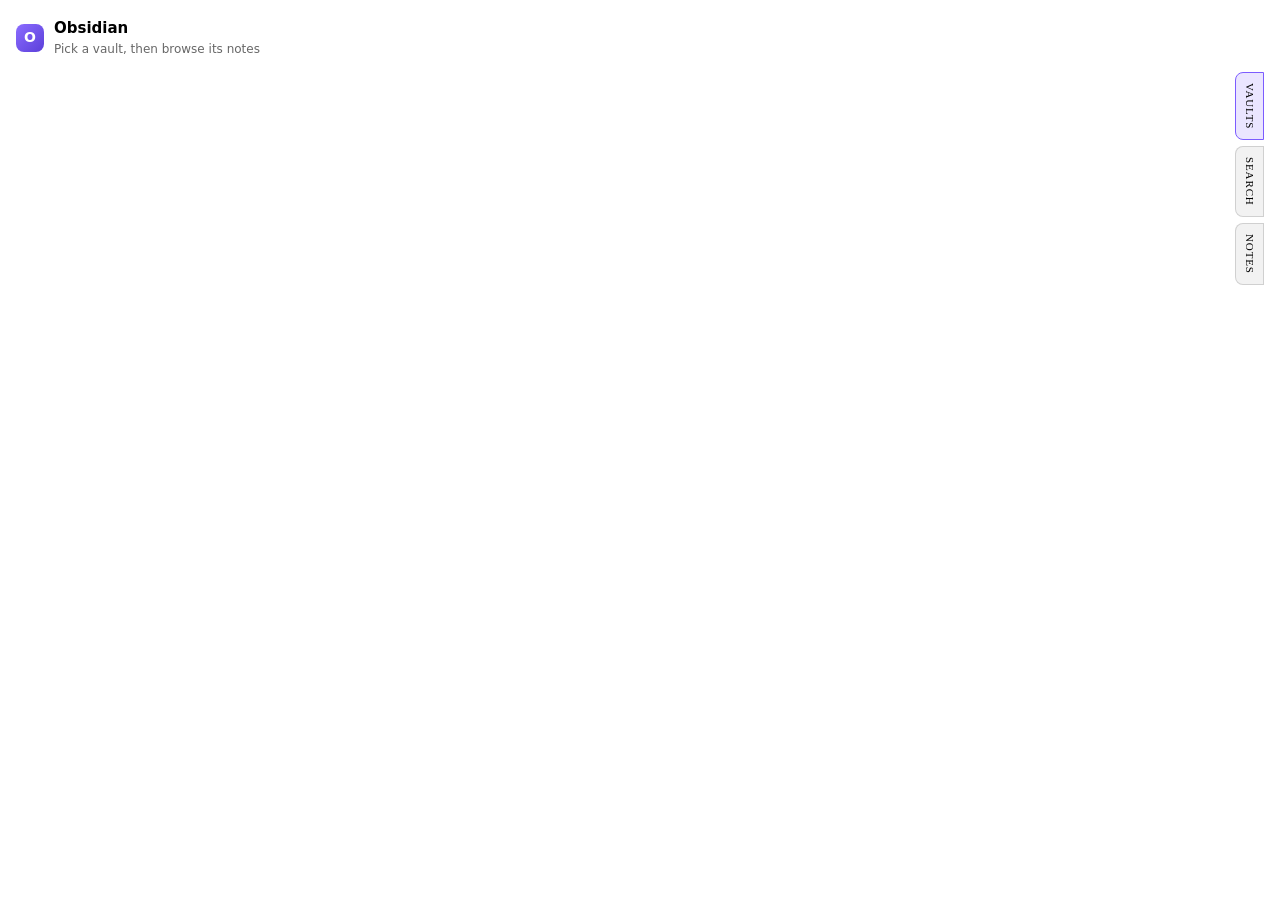
<file: panel/index.html>
<!DOCTYPE html>
<html lang="en">
<head>
  <meta charset="UTF-8">
  <meta name="viewport" content="width=device-width, initial-scale=1.0">
  <title>Obsidian for Orca</title>
  <link rel="stylesheet" href="style.css">
</head>
<body>
  <main class="shell">
    <header class="header">
      <div class="logo" aria-hidden="true">O</div>
      <div>
        <h1>Obsidian</h1>
        <p class="subtitle" data-i18n="subtitle">Pick a vault, then browse its notes</p>
        <p id="obsidian-status" class="obs-status" hidden></p>
      </div>
    </header>

    <div class="stage">
      <div class="graph-bg">
        <svg id="graph" class="graph" viewBox="0 0 320 320" role="img" aria-label="Note graph"></svg>
      </div>

    <div class="binder collapsed">
      <nav class="binder-tabs" role="tablist" aria-label="Sections">
        <button type="button" role="tab" class="binder-tab" data-tab="vaults" aria-selected="true">Vaults</button>
        <button type="button" role="tab" class="binder-tab" data-tab="search" aria-selected="false">Search</button>
        <button type="button" role="tab" class="binder-tab" data-tab="notes" aria-selected="false">Notes</button>
      </nav>

      <div class="binder-body">
        <section id="tab-vaults" class="pane vaults-pane" role="tabpanel">
          <ul id="vault-list" class="vault-list"></ul>
          <button id="pick-folder" type="button" class="pick-folder" data-i18n="pick_folder">Pick a folder…</button>
        </section>

        <section id="tab-search" class="notes-tab" role="tabpanel" hidden>
          <section class="pane search-pane" aria-labelledby="search-title">
            <h2 id="search-title" class="pane-title">Search</h2>
              <input id="search-input" type="search" class="search-input" autocomplete="off" data-i18n-placeholder="search_placeholder" data-i18n-aria="search_placeholder" placeholder="Search notes..." aria-label="Search notes...">
              <ul id="search-results" class="tree"></ul>
            </section>
        </section>

        <section id="tab-notes" class="notes-tab" role="tabpanel" hidden>
          <section id="notes" class="pane notes-pane" hidden>
            <h2 id="notes-title" class="pane-title">Notes</h2>
            <p id="notes-path" class="notes-path"></p>
            <ul id="tree" class="tree"></ul>
          </section>
        </section>
      </div>
    </div>
    </div>

    <section id="viewer" class="pane details-pane" aria-labelledby="details-title" hidden>
      <div class="details-head">
        <h2 id="details-title" class="pane-title">MD</h2>
        <button id="viewer-edit" type="button" class="viewer-edit" data-i18n-title="edit_note" data-i18n-aria="edit_note" title="Edit in Orca" aria-label="Edit in Orca"><svg viewBox="0 0 24 24" aria-hidden="true" focusable="false"><path d="M21.174 6.812a1 1 0 0 0-3.986-3.987L3.842 16.174a2 2 0 0 0-.5.83l-1.321 4.352a.5.5 0 0 0 .623.622l4.353-1.32a2 2 0 0 0 .83-.497z"/><path d="m15 5 4 4"/></svg></button>
      </div>
      <p id="viewer-title" class="viewer-title"></p>
      <article id="viewer-body" class="viewer-body"></article>
    </section>

    <p id="status" class="status" role="status"></p>
  </main>
  <div id="ctx" class="ctx" role="menu" hidden>
    <button type="button" role="menuitem" data-kind="folder" data-i18n="new_folder">New folder</button>
    <button type="button" role="menuitem" data-kind="note" data-i18n="new_note">New note (.md)</button>
  </div>
  <div id="help" class="help" role="dialog" aria-modal="true" aria-labelledby="help-title" hidden>
    <div class="help-card">
      <div class="help-head">
        <h2 id="help-title" class="help-title" data-i18n="help_title">Help</h2>
        <button id="help-close" type="button" class="viewer-close" data-i18n-title="close" data-i18n-aria="close" title="Close" aria-label="Close">×</button>
      </div>
      <ul class="help-list">
        <li data-i18n="help_vault"></li>
        <li data-i18n="help_notes"></li>
        <li data-i18n="help_context"></li>
      </ul>
      <p class="help-keys" data-i18n="help_keys"></p>
    </div>
  </div>
  <script type="module" src="../src/panel.ts"></script>
</body>
</html>
</file>
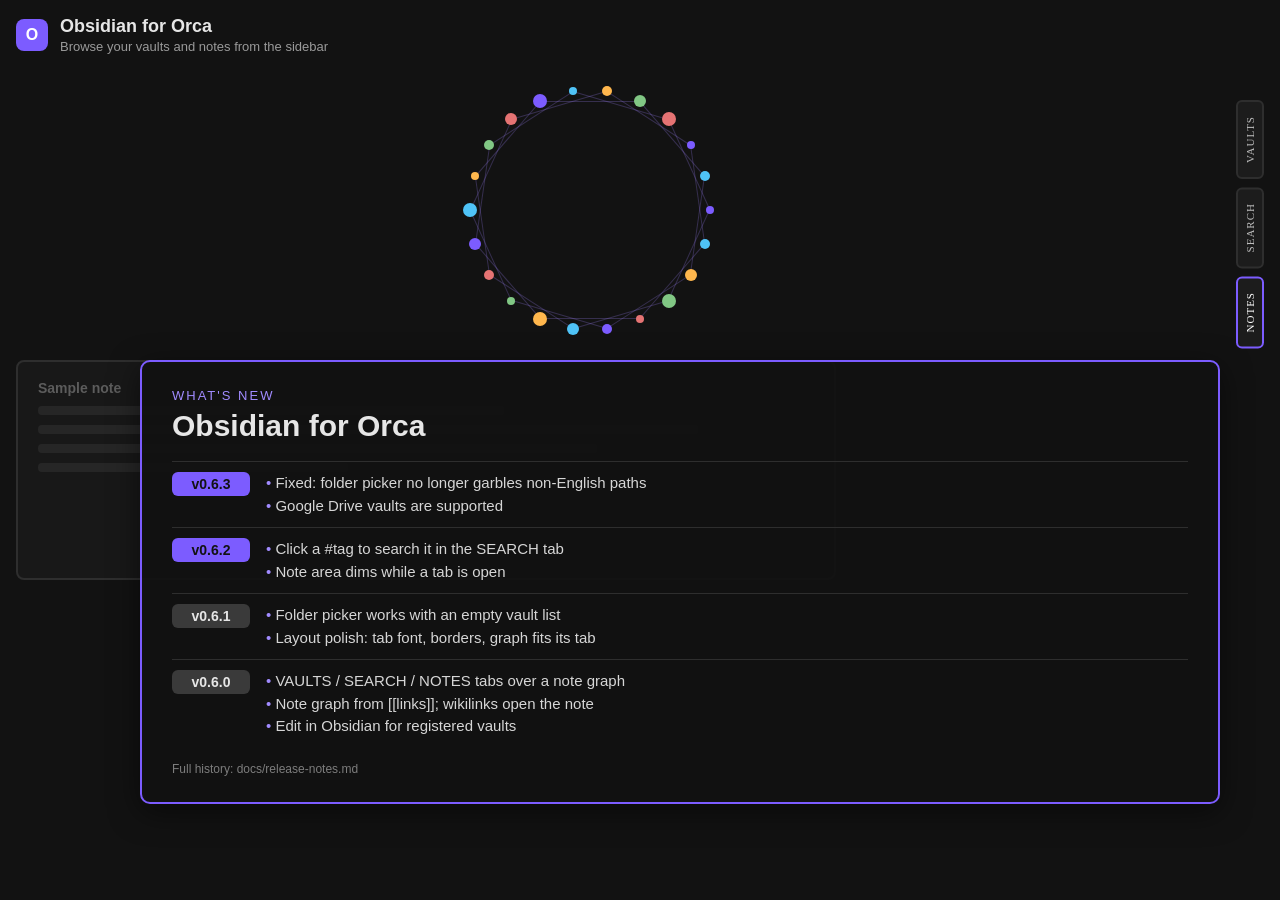
<file: docs/store/source/screenshot-4.html>
<!DOCTYPE html>
<html lang="en">
<head>
<meta charset="utf-8">
<style>
  * { box-sizing: border-box; margin: 0; padding: 0; }
  body { width: 1280px; height: 900px; background: #121212; font-family: "Segoe UI", "Malgun Gothic", sans-serif; color: #e6e6e6; position: relative; overflow: hidden; }
  .graph { position: absolute; left: 440px; top: 60px; width: 300px; height: 300px; }
  .node { position: absolute; border-radius: 50%; }
  .edge { position: absolute; height: 1px; background: rgba(160, 130, 255, 0.25); transform-origin: 0 0; }
  .header { position: absolute; left: 16px; top: 16px; display: flex; gap: 12px; align-items: center; }
  .logo { width: 32px; height: 32px; border-radius: 8px; background: #7c5cff; color: #fff; font-weight: 700; display: flex; align-items: center; justify-content: center; }
  .header h1 { font-size: 18px; }
  .header p { font-size: 13px; color: #9a9a9a; margin-top: 2px; }
  .tabs { position: absolute; right: 16px; top: 100px; display: flex; flex-direction: column; gap: 8px; }
  .tab { writing-mode: vertical-rl; transform: rotate(180deg); padding: 14px 6px; border: 2px solid #2e2e2e; border-radius: 6px; background: #1c1c1c; color: #bdbdbd; font-family: "Times New Roman", serif; font-size: 11px; letter-spacing: 1px; }
  .tab.active { border-color: #7c5cff; color: #fff; }
  .notes { position: absolute; left: 16px; top: 360px; width: 820px; height: 220px; border: 2px solid #2e2e2e; border-radius: 8px; background: #181818; padding: 18px 20px; color: #5c5c5c; }
  .notes .t { font-size: 14px; font-weight: 600; margin-bottom: 10px; }
  .notes .l { height: 9px; background: #262626; border-radius: 4px; margin: 10px 0; }
  .card { position: absolute; right: 60px; top: 360px; width: 1080px; }
  .panel { width: 1080px; background: rgba(18, 18, 18, 0.94); border: 2px solid #7c5cff; border-radius: 10px; padding: 26px 30px; box-shadow: 0 8px 30px rgba(0,0,0,0.5); }
  .kicker { font-size: 13px; letter-spacing: 2px; color: #a18bff; text-transform: uppercase; }
  .title { font-size: 30px; font-weight: 700; margin: 6px 0 18px; }
  .ver { display: flex; gap: 16px; padding: 10px 0; border-top: 1px solid #2e2e2e; }
  .ver:first-of-type { border-top: 0; }
  .badge { min-width: 78px; font-size: 14px; font-weight: 700; color: #121212; background: #7c5cff; border-radius: 6px; text-align: center; padding: 4px 0; height: fit-content; }
  .badge.old { background: #3a3a3a; color: #e6e6e6; }
  .ver ul { list-style: none; font-size: 15px; line-height: 1.5; color: #d6d6d6; }
  .ver li::before { content: "• "; color: #a18bff; }
  .foot { margin-top: 14px; font-size: 12px; color: #7d7d7d; }
</style>
</head>
<body>
  <!-- decorative graph background -->
  <div class="graph" id="graph"></div>

  <div class="header">
    <div class="logo">O</div>
    <div>
      <h1>Obsidian for Orca</h1>
      <p>Browse your vaults and notes from the sidebar</p>
    </div>
  </div>

  <div class="tabs">
    <div class="tab">VAULTS</div>
    <div class="tab">SEARCH</div>
    <div class="tab active">NOTES</div>
  </div>

  <div class="notes">
    <div class="t">Sample note</div>
    <div class="l" style="width: 60%"></div>
    <div class="l" style="width: 85%"></div>
    <div class="l" style="width: 72%"></div>
    <div class="l" style="width: 40%"></div>
  </div>

  <div class="card">
    <div class="panel">
      <div class="kicker">What's new</div>
      <div class="title">Obsidian for Orca</div>

      <div class="ver">
        <div class="badge">v0.6.3</div>
        <ul>
          <li>Fixed: folder picker no longer garbles non-English paths</li>
          <li>Google Drive vaults are supported</li>
        </ul>
      </div>

      <div class="ver">
        <div class="badge">v0.6.2</div>
        <ul>
          <li>Click a #tag to search it in the SEARCH tab</li>
          <li>Note area dims while a tab is open</li>
        </ul>
      </div>

      <div class="ver">
        <div class="badge old">v0.6.1</div>
        <ul>
          <li>Folder picker works with an empty vault list</li>
          <li>Layout polish: tab font, borders, graph fits its tab</li>
        </ul>
      </div>

      <div class="ver">
        <div class="badge old">v0.6.0</div>
        <ul>
          <li>VAULTS / SEARCH / NOTES tabs over a note graph</li>
          <li>Note graph from [[links]]; wikilinks open the note</li>
          <li>Edit in Obsidian for registered vaults</li>
        </ul>
      </div>

      <div class="foot">Full history: docs/release-notes.md</div>
    </div>
  </div>

  <script>
    // Decorative ring of nodes and links (no real note data).
    const g = document.getElementById('graph');
    const cx = 150, cy = 150, r = 120, n = 22;
    const colors = ['#7c5cff', '#4fc3f7', '#ffb74d', '#81c784', '#e57373'];
    const pts = [];
    for (let i = 0; i < n; i++) {
      const a = (i / n) * Math.PI * 2;
      pts.push([cx + r * Math.cos(a), cy + r * Math.sin(a)]);
    }
    pts.forEach(([x1, y1], i) => {
      const [x2, y2] = pts[(i + 3) % n];
      const len = Math.hypot(x2 - x1, y2 - y1);
      const ang = Math.atan2(y2 - y1, x2 - x1) * 180 / Math.PI;
      const e = document.createElement('div');
      e.className = 'edge';
      e.style.left = x1 + 'px'; e.style.top = y1 + 'px';
      e.style.width = len + 'px'; e.style.transform = 'rotate(' + ang + 'deg)';
      g.appendChild(e);
    });
    pts.forEach(([x, y], i) => {
      const d = document.createElement('div');
      d.className = 'node';
      const s = 8 + (i % 4) * 2;
      d.style.width = d.style.height = s + 'px';
      d.style.left = (x - s / 2) + 'px'; d.style.top = (y - s / 2) + 'px';
      d.style.background = colors[i % colors.length];
      g.appendChild(d);
    });
  </script>
</body>
</html>
</file>
<file: panel/style.css>
:root {
  /* 접기·펼치기 아이콘: Lucide square-chevron-right / square-chevron-down */
  --icon-closed: url("data:image/svg+xml,%3Csvg xmlns='http://www.w3.org/2000/svg' viewBox='0 0 24 24' fill='none' stroke='black' stroke-width='2' stroke-linecap='round' stroke-linejoin='round'%3E%3Crect width='18' height='18' x='3' y='3' rx='2'/%3E%3Cpath d='m10 8 4 4-4 4'/%3E%3C/svg%3E");
  --icon-open: url("data:image/svg+xml,%3Csvg xmlns='http://www.w3.org/2000/svg' viewBox='0 0 24 24' fill='none' stroke='black' stroke-width='2' stroke-linecap='round' stroke-linejoin='round'%3E%3Crect width='18' height='18' x='3' y='3' rx='2'/%3E%3Cpath d='m8 10 4 4 4-4'/%3E%3C/svg%3E");
  color-scheme: light dark;
  font-family: system-ui, -apple-system, 'Segoe UI', sans-serif;
  --accent: #7c5cff;
  --accent-soft: color-mix(in srgb, #7c5cff 16%, transparent);
  --surface: color-mix(in srgb, CanvasText 5%, Canvas);
  --surface-hover: color-mix(in srgb, CanvasText 9%, Canvas);
  --border: color-mix(in srgb, CanvasText 14%, transparent);
  --muted: color-mix(in srgb, CanvasText 60%, transparent);
  --radius: 10px;
}

* {
  box-sizing: border-box;
}

/* .pane 의 display 가 hidden 을 덮지 않도록 */
[hidden] {
  display: none !important;
}

body {
  margin: 0;
  background: Canvas;
  color: CanvasText;
  font-size: 13px;
  line-height: 1.4;
}

.shell {
  padding: 18px 16px;
  display: flex;
  flex-direction: column;
  gap: 14px;
}

.header {
  display: flex;
  align-items: center;
  gap: 10px;
}

.logo {
  width: 28px;
  height: 28px;
  border-radius: 8px;
  background: linear-gradient(135deg, #8b6cff, #5b3fd9);
  display: grid;
  place-items: center;
  color: #fff;
  font-weight: 700;
  font-size: 14px;
}

h1 {
  font-size: 15px;
  font-weight: 650;
  margin: 0;
}

.subtitle {
  margin: 2px 0 0;
  color: var(--muted);
  font-size: 12px;
}

.vault-list {
  list-style: none;
  margin: 0;
  padding: 0;
  display: flex;
  flex-direction: column;
  gap: 6px;
}

.vault-list li {
  display: flex;
  gap: 6px;
  align-items: stretch;
}

button {
  font: inherit;
  color: inherit;
  border: 1px solid var(--border);
  background: var(--surface);
  border-radius: 8px;
  padding: 7px 10px;
  cursor: pointer;
  transition: background 0.15s, border-color 0.15s, transform 0.05s;
}

button:hover {
  background: var(--surface-hover);
}

button:active {
  transform: translateY(1px);
}

button:focus-visible,
input:focus-visible {
  outline: 2px solid var(--accent);
  outline-offset: 2px;
}

.pick {
  flex: 1;
  min-width: 0;
  text-align: left;
  display: flex;
  align-items: center;
  gap: 8px;
  overflow: hidden;
  white-space: nowrap;
  text-overflow: ellipsis;
}

.pick::before {
  content: '';
  width: 10px;
  height: 10px;
  border-radius: 3px;
  border: 2px solid var(--dot, var(--muted));
  flex: none;
}

.pick[aria-pressed='true'] {
  background: var(--accent-soft);
  border-color: var(--accent);
  font-weight: 600;
}

.pick[aria-pressed='true']::before {
  background: var(--dot, var(--accent));
}

.pick[aria-pressed='true'] {
  border-color: transparent;
  background: color-mix(in srgb, var(--dot, #7c5cff) 18%, transparent);
}

.remove {
  color: #f59e0b;
}

.remove:hover {
  color: #ef6f8a;
  border-color: color-mix(in srgb, #ef6f8a 45%, transparent);
}






.status {
  margin: 0;
  min-height: 1em;
  color: var(--muted);
  font-size: 12px;
}

.tree {
  list-style: none;
  margin: 0;
  padding: 0;
  display: flex;
  flex-direction: column;
  gap: 2px;
}

.tree ul {
  list-style: none;
  margin: 0;
  padding: 0 0 0 16px;
  display: flex;
  flex-direction: column;
  gap: 2px;
}

/* 탐색기 스타일 행: 화살표, 아이콘, 이름이 한 줄에 놓인다. */
.node {
  width: 100%;
  border: none;
  background: transparent;
  text-align: left;
  padding: 4px 6px;
  border-radius: 4px;
  display: flex;
  align-items: center;
  gap: 5px;
  white-space: nowrap;
  min-width: 0;
}

.node .label {
  overflow: hidden;
  text-overflow: ellipsis;
  min-width: 0;
}

.node svg {
  width: 16px;
  height: 16px;
  flex: none;
  fill: none;
  stroke: currentColor;
  stroke-width: 2;
  stroke-linecap: round;
  stroke-linejoin: round;
}

.node .chev,
.node .chev-spacer {
  width: 14px;
  height: 14px;
  flex: none;
  color: var(--muted);
}

.node .chev {
  background: currentColor;
  -webkit-mask: var(--icon-closed) center / contain no-repeat;
  mask: var(--icon-closed) center / contain no-repeat;
}

.node .chev-spacer {
  display: inline-block;
}

.folder[aria-expanded='true'] .chev {
  -webkit-mask: var(--icon-open) center / contain no-repeat;
  mask: var(--icon-open) center / contain no-repeat;
}

.folder .ico-closed {
  color: #e8b64c;
}

.folder .ico-open {
  color: #e8b64c;
  display: none;
}

.folder[aria-expanded='true'] .ico-open {
  display: block;
}

.folder[aria-expanded='true'] .ico-closed {
  display: none;
}

.note .ico {
  color: #7a93b0;
}

.node:hover {
  background: var(--surface-hover);
}

/* 볼트 목록과 노트 목록을 카드로 나눈다. */
.pane {
  border: 2px solid var(--border);
  border-radius: var(--radius);
  background: var(--surface);
  padding: 12px;
  display: flex;
  flex-direction: column;
  gap: 10px;
}

.pane-title {
  margin: 0;
  font-size: 12px;
  font-weight: 650;
  text-transform: uppercase;
  letter-spacing: 0.06em;
  color: var(--muted);
}

.notes-pane {
  border-color: color-mix(in srgb, var(--accent) 35%, transparent);
}




/* 볼트 카드는 기본으로 접혀 있다 (details 에 open 없음). 노트 카드는 기본으로 펼쳐진다. */
.pane > summary {
  cursor: pointer;
  list-style: none;
  display: flex;
  align-items: center;
  gap: 6px;
  user-select: none;
}

.pane > summary::-webkit-details-marker {
  display: none;
}

.pane > summary::before {
  content: '';
  display: inline-block;
  flex: none;
  width: 14px;
  height: 14px;
  background: currentColor;
  -webkit-mask: var(--icon-closed) center / contain no-repeat;
  mask: var(--icon-closed) center / contain no-repeat;
}

.pane[open] > summary::before {
  -webkit-mask: var(--icon-open) center / contain no-repeat;
  mask: var(--icon-open) center / contain no-repeat;
}

.pane > summary:focus-visible {
  outline: 2px solid var(--accent);
  outline-offset: 2px;
  border-radius: 4px;
}

/* 아이콘 버튼: 선 아이콘(SVG)을 현재 글자색으로 그린다. */
.remove {
  width: 32px;
  padding: 0;
  display: grid;
  place-items: center;
}

.remove svg {
  width: 16px;
  height: 16px;
  fill: none;
  stroke: currentColor;
  stroke-width: 2;
  stroke-linecap: round;
}

/* 삭제 확인 줄: 문구와 두 버튼이 한 줄에 들어간다. */
.vault-list li.confirm {
  flex-wrap: wrap;
  align-items: center;
  padding: 8px 10px;
  border: 1px solid color-mix(in srgb, #ef6f8a 45%, transparent);
  border-radius: 8px;
  background: color-mix(in srgb, #ef6f8a 10%, transparent);
}

.confirm-text {
  flex: 1 1 100%;
  font-size: 12px;
}

.confirm-yes {
  color: #fff;
  background: #ef6f8a;
  border-color: transparent;
  font-weight: 600;
}

.confirm-no {
  color: var(--muted);
}

/* 우클릭 메뉴와 새 항목 입력줄 */
.ctx {
  position: fixed;
  z-index: 10;
  min-width: 170px;
  display: flex;
  flex-direction: column;
  padding: 4px;
  background: Canvas;
  border: 1px solid var(--border);
  border-radius: 8px;
  box-shadow: 0 8px 24px rgba(0, 0, 0, 0.25);
}

.ctx button {
  text-align: left;
  border: none;
  background: transparent;
  padding: 6px 8px;
  border-radius: 6px;
}

.ctx button:hover {
  background: var(--surface-hover);
}

.new-input {
  flex: 1;
  min-width: 0;
  font: inherit;
  color: inherit;
  background: var(--surface);
  border: 1px solid var(--accent);
  border-radius: 4px;
  padding: 2px 6px;
}

/* 볼트 이름 : 경로 한 줄. 경로는 흐리게, 길면 줄임. */



/* 노트 보기 (읽기 전용) */
.viewer {
  margin-top: 8px;
  border-top: 1px solid var(--border);
  padding-top: 8px;
  display: flex;
  flex-direction: column;
  gap: 8px;
}

.viewer-head {
  display: flex;
  align-items: center;
  gap: 6px;
}

.viewer-title {
  flex: 1;
  min-width: 0;
  font-weight: 600;
  overflow: hidden;
  text-overflow: ellipsis;
  white-space: nowrap;
}

.viewer-close {
  width: 28px;
  padding: 0;
  font-size: 16px;
  line-height: 1;
}

.viewer-body {
  font-size: 13px;
  line-height: 1.55;
  max-height: 420px;
  overflow: auto;
}

.viewer-body h1 {
  margin: 12px 0 6px;
  font-size: 22px;
}

.viewer-body h2 {
  margin: 12px 0 6px;
  font-size: 19px;
}

.viewer-body h3 {
  margin: 10px 0 4px;
  font-size: 16px;
}

.viewer-body h4,
.viewer-body h5,
.viewer-body h6 {
  margin: 8px 0 4px;
  font-size: 14px;
}

.viewer-body p {
  margin: 4px 0;
  white-space: pre-line;
}

.viewer-body ul {
  margin: 4px 0;
  padding-left: 18px;
}

.viewer-body pre {
  margin: 6px 0;
  padding: 8px;
  overflow: auto;
  border-radius: 6px;
  background: var(--surface);
  font-size: 12px;
}

.viewer-body code {
  padding: 0 3px;
  border-radius: 3px;
  background: var(--surface);
}

.viewer-body .wiki {
  color: #7c5cff;
  font-weight: 600;
  cursor: pointer;
  text-decoration: underline;
}

/* Obsidian 설치 상태와 편집 버튼 */
.obs-status {
  margin: 4px 0 0;
  font-size: 11px;
  font-weight: 600;
  color: #22b8a6;
}

.obs-status.missing {
  color: var(--muted);
}



/* F2 도움말 팝업 */
.help {
  position: fixed;
  inset: 0;
  z-index: 20;
  display: flex;
  align-items: center;
  justify-content: center;
  padding: 16px;
  background: rgba(0, 0, 0, 0.45);
}

.help[hidden] {
  display: none;
}

.help-card {
  width: 100%;
  max-width: 360px;
  padding: 14px;
  background: Canvas;
  color: CanvasText;
  border: 1px solid var(--border);
  border-radius: var(--radius);
  box-shadow: 0 12px 32px rgba(0, 0, 0, 0.35);
}

.help-head {
  display: flex;
  align-items: center;
  gap: 6px;
  margin-bottom: 8px;
}

.help-title {
  flex: 1;
  margin: 0;
  font-size: 15px;
}

.help-list {
  margin: 0;
  padding-left: 18px;
  display: flex;
  flex-direction: column;
  gap: 6px;
  font-size: 13px;
  line-height: 1.45;
}

.help-keys {
  margin: 10px 0 0;
  font-size: 12px;
  color: var(--muted);
}

/* 체크박스 항목: 기본 점 대신 상자 */
.viewer-body li.task {
  list-style: none;
  margin-left: -18px;
}

.viewer-body li.task input {
  width: 15px;
  height: 15px;
  margin: 0 8px 0 0;
  vertical-align: -2px;
  accent-color: #7c5cff;
}

/* #태그: 알약 모양 */
.viewer-body .tag {
  cursor: pointer;
  display: inline-block;
  padding: 0 6px;
  margin: 0 2px;
  border-radius: 999px;
  font-size: 12px;
  background: color-mix(in srgb, #7c5cff 18%, transparent);
  color: #7c5cff;
}

/* 코드 블록 색칠 (highlight.ts 의 토큰 종류) */
.viewer-body .tok-comment {
  color: #8b949e;
  font-style: italic;
}

.viewer-body .tok-string {
  color: #a5d6a7;
}

.viewer-body .tok-key {
  color: #7cc7ff;
}

.viewer-body .tok-number {
  color: #f0b26b;
}

.viewer-body .tok-keyword {
  color: #c792ea;
}

.viewer-body .tok-constant {
  color: #ff7b72;
}

.viewer-body .tok-func {
  color: #dcbb6b;
}

.viewer-body .tok-type {
  color: #4ec9b0;
}

/* 표 */
.viewer-body table {
  border-collapse: collapse;
  margin: 6px 0;
  font-size: 12px;
  max-width: 100%;
  display: block;
  overflow-x: auto;
}

.viewer-body th,
.viewer-body td {
  border: 1px solid var(--border);
  padding: 4px 8px;
  text-align: left;
  vertical-align: top;
}

.viewer-body th {
  background: var(--surface);
  font-weight: 600;
}

/* 탐색기 열기 버튼 */
.pick-folder {
  position: relative;
  width: 100%;
  margin-top: 10px;
}

/* 폴더 선택 창을 기다리는 동안: 글자 대신 스피너 */
.pick-folder.busy {
  color: transparent;
}

.pick-folder.busy::after {
  content: '';
  position: absolute;
  left: 50%;
  top: 50%;
  width: 14px;
  height: 14px;
  margin: -7px 0 0 -7px;
  border: 2px solid var(--muted);
  border-top-color: var(--accent);
  border-radius: 50%;
  animation: spin 0.8s linear infinite;
}

@keyframes spin {
  to {
    transform: rotate(360deg);
  }
}

/* 검색 블록 */
.search-input {
  width: 100%;
  font: inherit;
  color: inherit;
  background: var(--surface);
  border: 1px solid var(--border);
  border-radius: 8px;
  padding: 7px 10px;
}

.no-results {
  padding: 4px 6px;
  font-size: 12px;
  color: var(--muted);
}

/* 노트 블록의 볼트 경로: 작게, 길면 줄임 */
.notes-path {
  margin: -4px 0 0;
  font-size: 11px;
  color: var(--muted);
  overflow: hidden;
  text-overflow: ellipsis;
  white-space: nowrap;
}

.notes-path:empty {
  display: none;
}


/* 현재 볼트 항목 안의 경로 */
.pick-path {
  color: var(--muted);
  font-size: 11px;
  font-weight: 400;
  overflow: hidden;
  text-overflow: ellipsis;
}

/* MD 제목 줄과 수정 버튼 */
.details-head {
  display: flex;
  align-items: center;
  justify-content: space-between;
}

.viewer-edit {
  width: 28px;
  height: 28px;
  padding: 0;
  display: grid;
  place-items: center;
}

.viewer-edit svg {
  width: 15px;
  height: 15px;
  fill: none;
  stroke: currentColor;
  stroke-width: 2;
  stroke-linecap: round;
  stroke-linejoin: round;
}

/* 바인더 레이아웃: 왼쪽 세로 탭 + 오른쪽 내용 */
.binder {
  display: flex;
  flex-direction: row-reverse;
  gap: 8px;
  align-items: stretch;
}

.binder-tabs {
  display: flex;
  flex-direction: column;
  gap: 6px;
}

.binder-tab {
  writing-mode: vertical-rl;
  font-family: 'Times New Roman', Times, Batang, serif;
  padding: 10px 6px;
  border-radius: 8px 0 0 8px;
  font-size: 11px;
  font-weight: 400;
  letter-spacing: 0.08em;
  text-transform: uppercase;
}

.binder-tab[aria-selected='true'] {
  background: var(--accent-soft);
  border-color: var(--accent);
}

.binder-body {
  flex: 1 1 0;
  min-width: 0;
  display: flex;
  flex-direction: column;
  overflow: hidden;
  transition: flex-grow 0.2s ease, opacity 0.2s ease, visibility 0.2s;
}

.notes-tab {
  display: flex;
  flex-direction: column;
  gap: 10px;
}

/* 바인더 접기: 내용 숨기고 세로 탭만 남김 */
/* 접기·펼치기: 내용 폭을 밀어 넣고 빼는 슬라이드 */

@media (prefers-reduced-motion: reduce) {
  .binder-body {
    transition: none;
  }
}


/* 스테이지: 그래프가 배경, 바인더 내용이 그 위에 올라온다 */
.stage {
  position: relative;
}

.graph-bg {
  position: absolute;
  inset: 0;
  display: flex;
  align-items: center;
  justify-content: center;
}

.graph {
  position: absolute;
  inset: 0;
  width: 100%;
  height: 100%;
}

.graph-edge {
  stroke: var(--border);
  stroke-width: 1;
}

.graph-node {
  cursor: pointer;
}

.graph-node text {
  font-size: 9px;
  fill: CanvasText;
}

.binder {
  position: relative;
  z-index: 2;
}

.binder-body {
  position: absolute;
  top: 0;
  right: 44px;
  width: min(300px, calc(100% - 52px));
  overflow: hidden;
  transition: transform 0.2s ease, opacity 0.2s ease, visibility 0.2s;
}

.binder.collapsed .binder-body {
  transform: translateX(16px);
  opacity: 0;
  visibility: hidden;
}

/* 탭 패널이 열려 있으면 MD 를 흐리게 (눌러서 닫을 수 있도록 클릭은 그대로 둔다) */
.details-pane {
  transition: opacity 0.2s ease;
}

.stage:has(.binder:not(.collapsed)) ~ .details-pane {
  opacity: 0.35;
}
</file>
